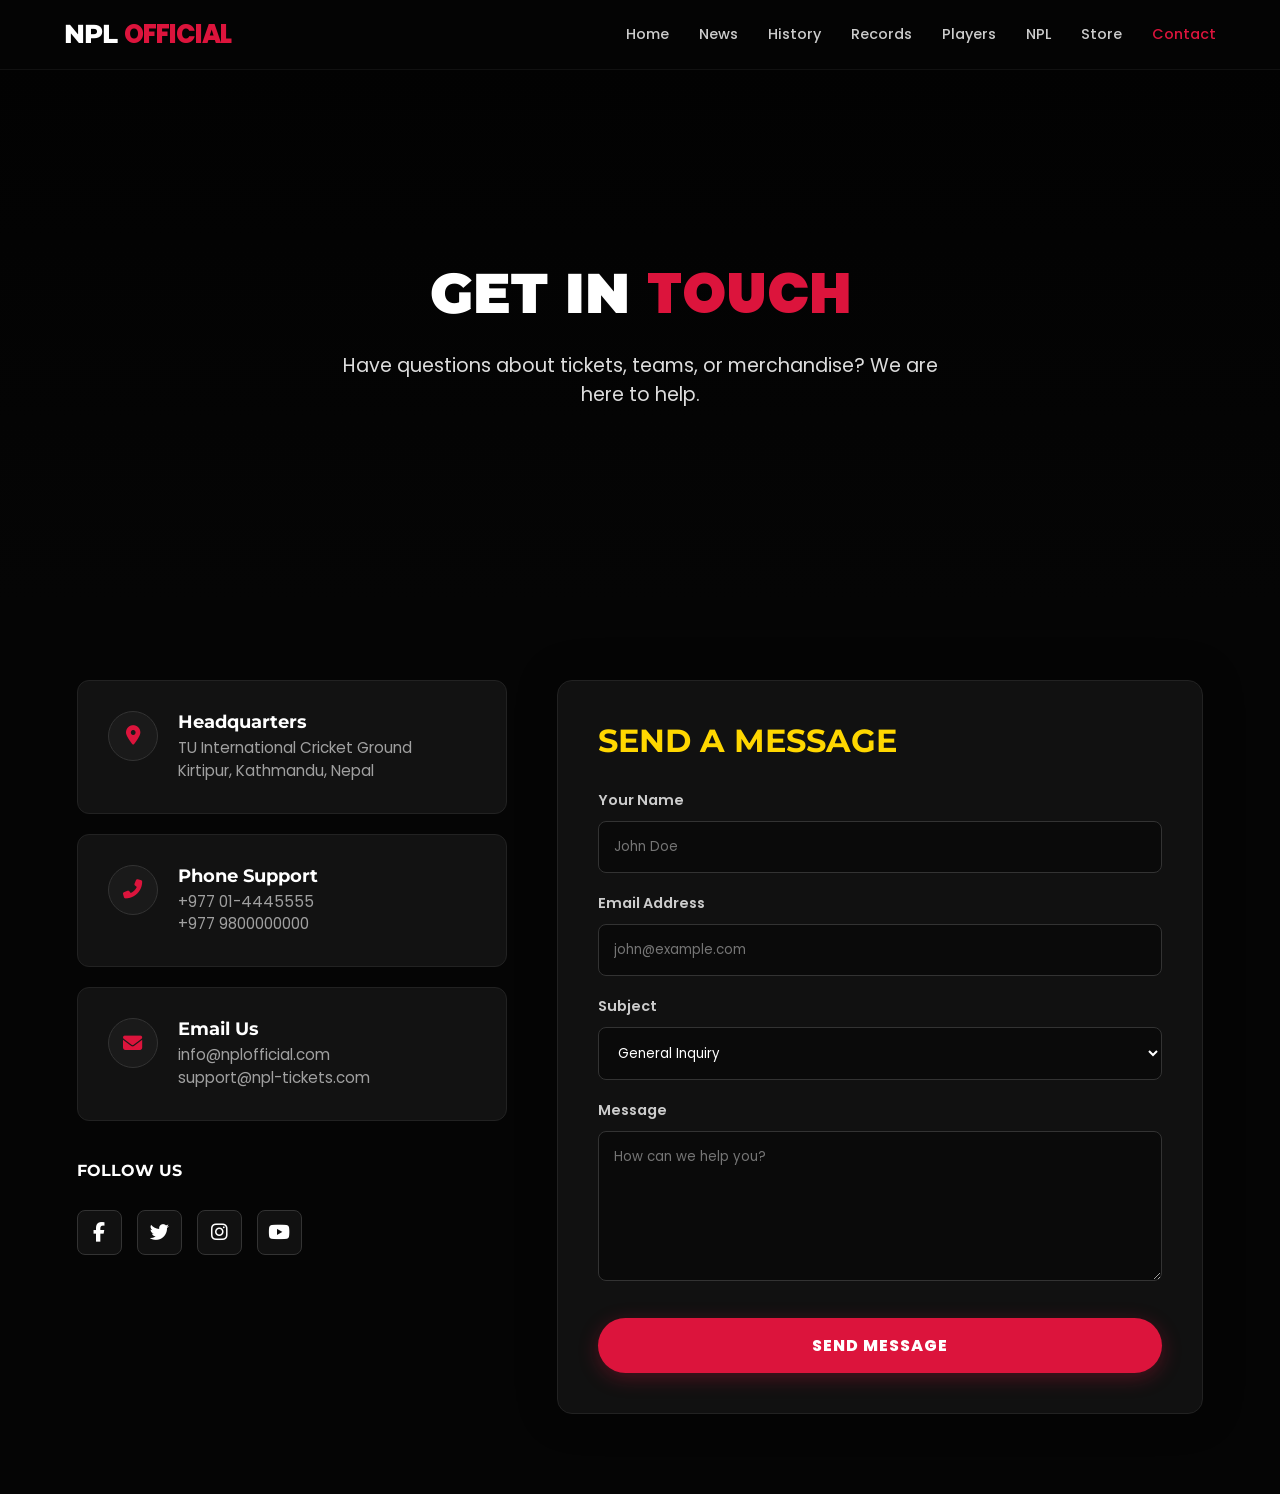
<file: khelshala 3 - Copy/contact.html>
<!DOCTYPE html>
<html lang="en">
<head>
<meta charset="UTF-8">
<meta name="viewport" content="width=device-width, initial-scale=1.0">
<title>Contact Us | NPL – Nepal Premier League</title>
<!-- Font Awesome -->
<link rel="stylesheet" href="https://cdnjs.cloudflare.com/ajax/libs/font-awesome/6.4.0/css/all.min.css">
<!-- Google Fonts -->
<link href="https://fonts.googleapis.com/css2?family=Montserrat:wght@400;600;800&family=Poppins:wght@300;400;600&display=swap" rel="stylesheet">

<style>
/* --- 1. CORE VARIABLES & RESET (MATCHING SOURCE) --- */
:root {
    --primary: #dc143c; /* NPL Red */
    --secondary: #003399; /* NPL Blue */
    --gold: #ffd700; /* Premium/Winner */
    --dark: #050505;
    --card-bg: #121212;
    --text: #ffffff;
    --text-muted: #a0a0a0;
}

* { margin:0; padding:0; box-sizing:border-box; font-family:'Poppins', sans-serif; }

body { background-color: var(--dark); color: var(--text); overflow-x: hidden; }

h1, h2, h3, h4 { font-family: 'Montserrat', sans-serif; }

/* --- 2. NAVBAR (MATCHING SOURCE) --- */
nav {
    position: fixed; width: 100%; top: 0; padding: 15px 5%;
    background: rgba(5, 5, 5, 0.95); backdrop-filter: blur(15px);
    display: flex; justify-content: space-between; align-items: center;
    z-index: 1000; border-bottom: 1px solid rgba(255,255,255,0.05);
}

nav h1 { font-size: 1.6rem; font-weight: 800; letter-spacing: -1px; text-transform: uppercase; }
nav h1 span { color: var(--primary); }

.nav-links { display: flex; gap: 30px; }
.nav-links a { color: #ccc; text-decoration: none; font-weight: 500; font-size: 0.9rem; transition: 0.3s; position: relative; }
.nav-links a:hover { color: var(--primary); }
.nav-links a::after { content:''; position: absolute; width: 0; height: 2px; bottom: -5px; left: 0; background: var(--primary); transition: 0.3s; }
.nav-links a:hover::after { width: 100%; }

.hamburger { display: none; font-size: 1.5rem; cursor: pointer; color: white; }

/* Mobile Menu */
.mobile-menu {
    position: fixed; top: 0; right: -100%; width: 280px; height: 100vh;
    background: #111; z-index: 999; display: flex; flex-direction: column;
    padding: 80px 30px; transition: 0.4s cubic-bezier(0.77, 0, 0.175, 1);
    box-shadow: -10px 0 30px rgba(0,0,0,0.9); border-left: 1px solid #333;
}
.mobile-menu.active { right: 0; }
.mobile-menu a { color: white; text-decoration: none; font-size: 1.4rem; margin-bottom: 25px; font-weight: 600; }
.close-menu { position: absolute; top: 25px; right: 25px; font-size: 2rem; cursor: pointer; color: var(--primary); }

/* --- 3. HERO SECTION --- */
.hero-mini {
    height: 60vh;
    background: linear-gradient(to bottom, rgba(0,0,0,0.6), var(--dark)), 
                url("https://images.unsplash.com/photo-1593341646782-e0b495cffd32?auto=format&fit=crop&w=1920&q=80");
    background-size: cover; background-position: center;
    display: flex; flex-direction: column; justify-content: center; align-items: center; text-align: center; padding: 0 20px;
    margin-top: 60px; /* Offset for fixed nav */
}
.hero-mini h2 { font-size: 3.5rem; font-weight: 900; text-transform: uppercase; margin-bottom: 15px; }
.hero-mini h2 span { color: var(--primary); }
.hero-mini p { font-size: 1.2rem; color: #ddd; max-width: 600px; }

/* --- 4. CONTACT LAYOUT --- */
.contact-section { padding: 80px 6%; }
.contact-grid {
    display: grid;
    grid-template-columns: 1fr 1.5fr;
    gap: 50px;
    max-width: 1200px;
    margin: 0 auto;
}

/* Info Cards (Styled like your Match/Product cards) */
.info-card {
    background: var(--card-bg);
    border: 1px solid #222;
    border-radius: 12px;
    padding: 30px;
    margin-bottom: 20px;
    transition: 0.3s;
    display: flex;
    align-items: flex-start;
    gap: 20px;
}
.info-card:hover {
    transform: translateY(-5px);
    border-color: var(--secondary);
    box-shadow: 0 10px 30px rgba(0,0,0,0.5);
}
.icon-box {
    width: 50px; height: 50px;
    background: #1a1a1a;
    border-radius: 50%;
    display: flex; align-items: center; justify-content: center;
    color: var(--primary);
    font-size: 1.2rem;
    flex-shrink: 0;
    border: 1px solid #333;
}
.info-content h4 { color: white; font-size: 1.1rem; margin-bottom: 5px; font-weight: 700; }
.info-content p { color: var(--text-muted); font-size: 0.95rem; line-height: 1.5; }

/* Social Links */
.social-links { display: flex; gap: 15px; margin-top: 30px; }
.social-btn {
    width: 45px; height: 45px;
    background: #111; border: 1px solid #333;
    border-radius: 8px; color: #fff;
    display: flex; align-items: center; justify-content: center;
    font-size: 1.2rem; transition: 0.3s; cursor: pointer; text-decoration: none;
}
.social-btn:hover { background: var(--primary); border-color: var(--primary); transform: translateY(-3px); }

/* Contact Form (Styled like your Checkout Modal) */
.form-box {
    background: #111;
    border: 1px solid #222;
    border-radius: 15px;
    padding: 40px;
    box-shadow: 0 0 40px rgba(0,0,0,0.3);
}
.form-box h3 { color: var(--gold); font-size: 2rem; margin-bottom: 30px; text-transform: uppercase; }

.form-group { margin-bottom: 20px; }
.form-group label { display: block; color: #ccc; margin-bottom: 10px; font-size: 0.9rem; font-weight: 600; }
.form-control {
    width: 100%; padding: 15px;
    background: #0a0a0a; border: 1px solid #333;
    color: white; border-radius: 8px; font-family: inherit;
    transition: 0.3s;
}
.form-control:focus { outline: none; border-color: var(--primary); background: #0f0f0f; }
textarea.form-control { resize: vertical; min-height: 150px; }

.submit-btn {
    width: 100%; padding: 15px;
    background: var(--primary); color: white;
    border: none; border-radius: 50px;
    font-weight: 800; font-size: 1rem;
    text-transform: uppercase; letter-spacing: 1px;
    cursor: pointer; transition: 0.3s;
    margin-top: 10px;
    box-shadow: 0 5px 20px rgba(220, 20, 60, 0.3);
}
.submit-btn:hover { background: #b3002d; transform: translateY(-3px); box-shadow: 0 10px 30px rgba(220, 20, 60, 0.5); }

/* Map Section */
.map-container {
    width: 100%; height: 400px;
    border-top: 1px solid #333;
    filter: grayscale(100%) invert(92%) contrast(83%); /* Dark Mode Map Effect */
    transition: 0.5s;
}
.map-container:hover { filter: none; }

/* Responsive */
@media(max-width: 768px) {
    .nav-links { display: none; }
    .hamburger { display: block; }
    .contact-grid { grid-template-columns: 1fr; gap: 40px; }
    .hero-mini h2 { font-size: 2.5rem; }
    .contact-section { padding: 60px 5%; }
}
</style>
</head>
<body>

<!-- NAVBAR (Identical to Main Page) -->
<nav>
    <h1>NPL <span>OFFICIAL</span></h1>
    <div class="nav-links">
        <a href="FTD.html">Home</a>
         <a href="news.html">News</a>
        <a href="history.html">History</a>
        <a href="records.html">Records</a>
        <a href="player.html">Players</a>
        <a href="NPL.html">NPL</a>
        <a href="store.html">Store</a>
        <a href="contact.html" style="color: var(--primary);">Contact</a>
    </div>
    <div class="hamburger" onclick="toggleMenu()">
        <i class="fas fa-bars"></i>
    </div>
</nav>

<!-- MOBILE MENU -->
<div class="mobile-menu" id="mobileMenu">
    <span class="close-menu" onclick="toggleMenu()">&times;</span>
    <a href="FTD.html">Home</a>
    <a href="history.html">History</a>
    <a href="store.html">Store</a>
    <a href="contact.html" style="color: var(--primary);">Contact</a>
</div>

<!-- HERO MINI -->
<section class="hero-mini">
    <h2>Get In <span>Touch</span></h2>
    <p>Have questions about tickets, teams, or merchandise? We are here to help.</p>
</section>

<!-- CONTACT CONTENT -->
<section class="contact-section">
    <div class="contact-grid">
        
        <!-- Left Column: Info -->
        <div class="contact-info">
            <div class="info-card">
                <div class="icon-box"><i class="fas fa-map-marker-alt"></i></div>
                <div class="info-content">
                    <h4>Headquarters</h4>
                    <p>TU International Cricket Ground<br>Kirtipur, Kathmandu, Nepal</p>
                </div>
            </div>

            <div class="info-card">
                <div class="icon-box"><i class="fas fa-phone-alt"></i></div>
                <div class="info-content">
                    <h4>Phone Support</h4>
                    <p>+977 01-4445555<br>+977 9800000000</p>
                </div>
            </div>

            <div class="info-card">
                <div class="icon-box"><i class="fas fa-envelope"></i></div>
                <div class="info-content">
                    <h4>Email Us</h4>
                    <p>info@nplofficial.com<br>support@npl-tickets.com</p>
                </div>
            </div>

            <h4 style="margin-top:40px; margin-bottom:20px; color:white; text-transform:uppercase;">Follow Us</h4>
            <div class="social-links">
                <a href="#" class="social-btn"><i class="fab fa-facebook-f"></i></a>
                <a href="#" class="social-btn"><i class="fab fa-twitter"></i></a>
                <a href="#" class="social-btn"><i class="fab fa-instagram"></i></a>
                <a href="#" class="social-btn"><i class="fab fa-youtube"></i></a>
            </div>
        </div>

        <!-- Right Column: Form -->
        <div class="contact-form">
            <div class="form-box">
                <h3>Send a Message</h3>
                <form onsubmit="sendMessage(event)">
                    <div class="form-group">
                        <label>Your Name</label>
                        <input type="text" class="form-control" placeholder="John Doe" required>
                    </div>
                    
                    <div class="form-group">
                        <label>Email Address</label>
                        <input type="email" class="form-control" placeholder="john@example.com" required>
                    </div>

                    <div class="form-group">
                        <label>Subject</label>
                        <select class="form-control">
                            <option>General Inquiry</option>
                            <option>Ticket Issues</option>
                            <option>Store / Merchandise</option>
                            <option>Sponsorship</option>
                        </select>
                    </div>

                    <div class="form-group">
                        <label>Message</label>
                        <textarea class="form-control" placeholder="How can we help you?" required></textarea>
                    </div>

                    <button type="submit" class="submit-btn">Send Message</button>
                </form>
            </div>
        </div>

    </div>
</section>

<script>
    function toggleMenu() {
        document.getElementById('mobileMenu').classList.toggle('active');
    }

    function sendMessage(e) {
        e.preventDefault();
        const btn = document.querySelector('.submit-btn');
        const originalText = btn.innerText;

        btn.innerText = "Sending...";
        btn.style.opacity = "0.7";

        setTimeout(() => {
            alert("Message Sent Successfully!\n\nOur support team will get back to you within 24 hours.");
            btn.innerText = originalText;
            btn.style.opacity = "1";
            e.target.reset();
        }, 1500);
    }
</script>

</body>
</html>
</file>
